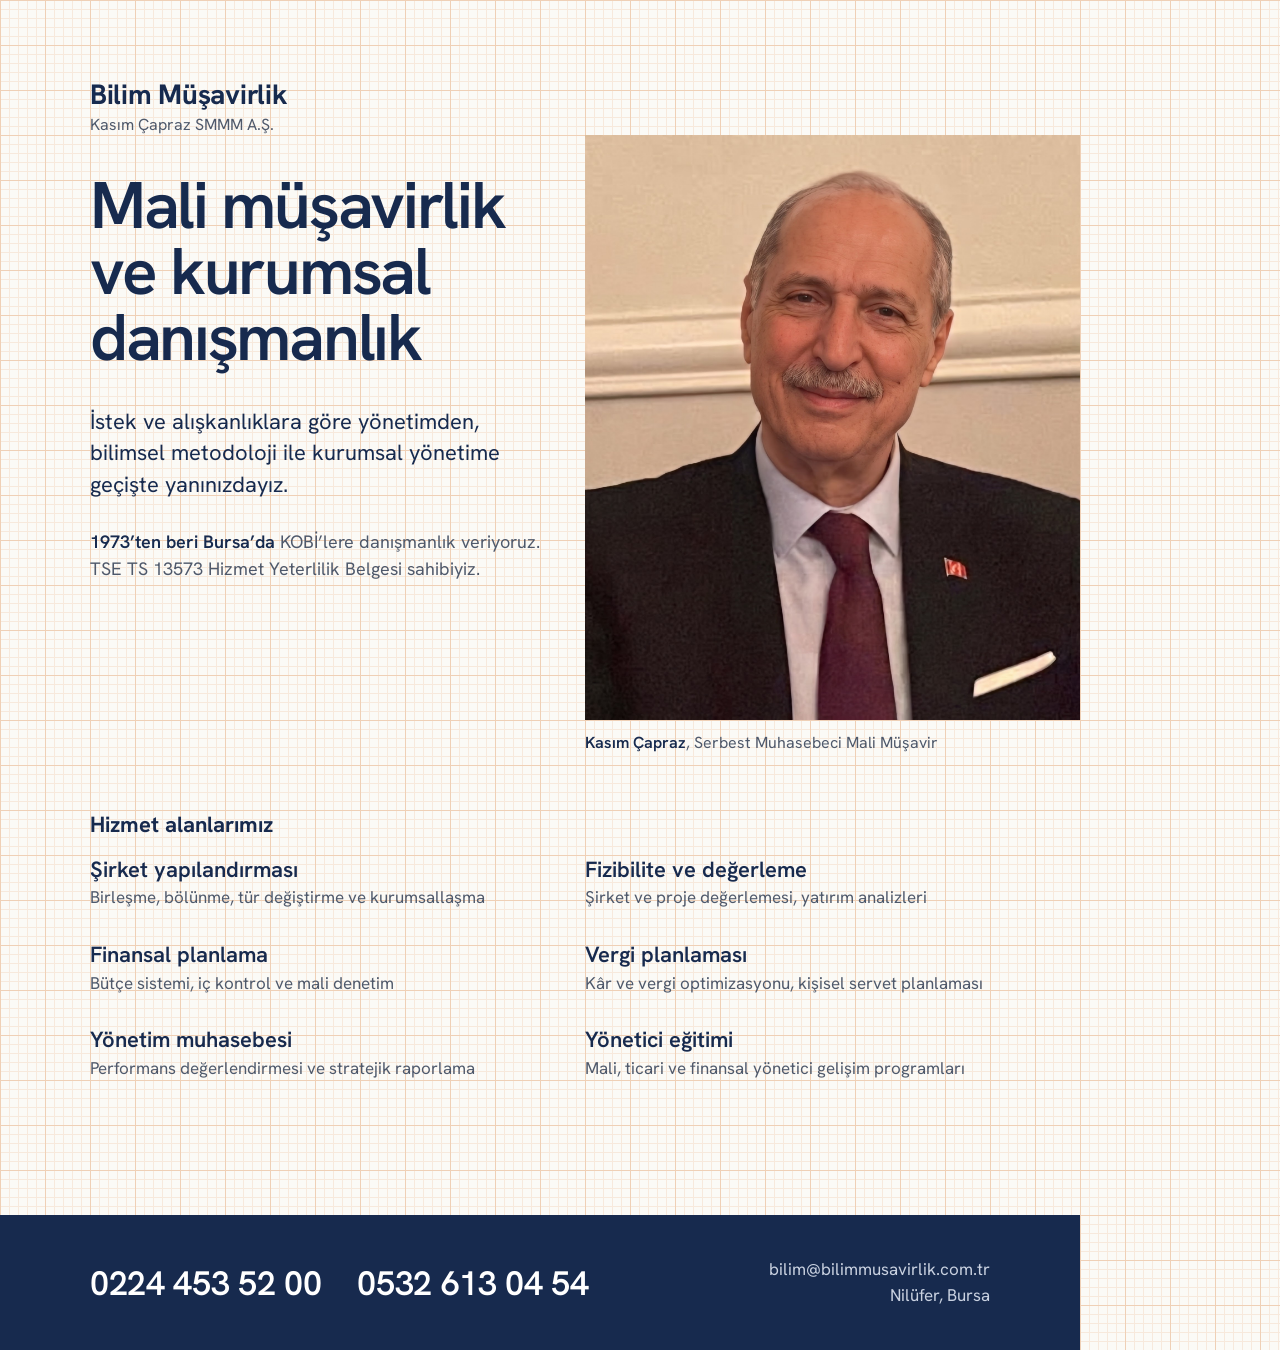
<file: brosur/brosur-v2.html>
<!doctype html>
<html lang="tr">
<head>
<meta charset="utf-8">
<title>Bilim Müşavirlik Broşür</title>
<link href="https://fonts.googleapis.com/css2?family=Hanken+Grotesk:wght@400;500;600;700&display=swap" rel="stylesheet">
<style>
  :root {
    --paper: #FBFAF6;
    --grid-minor: #F7E9DC;
    --grid-major: #EFD0B6;
    --ink: #172A4E;
    --pencil: #4F596B;
  }
  * { box-sizing: border-box; margin: 0; padding: 0; }
  body {
    width: 1080px; height: 1350px; overflow: hidden; position: relative;
    font-family: "Hanken Grotesk", sans-serif; color: var(--ink);
    -webkit-font-smoothing: antialiased;
    background-color: var(--paper);
    /* milimetrik kâğıt: 9px ince, 45px kalın çizgi */
    background-image:
      linear-gradient(to right, var(--grid-major) 1px, transparent 1px),
      linear-gradient(to bottom, var(--grid-major) 1px, transparent 1px),
      linear-gradient(to right, var(--grid-minor) 1px, transparent 1px),
      linear-gradient(to bottom, var(--grid-minor) 1px, transparent 1px);
    background-size: 45px 45px, 45px 45px, 9px 9px, 9px 9px;
  }
  .abs { position: absolute; }

  .brand { left: 90px; top: 76px; }
  .brand b { display: block; font-size: 28px; font-weight: 700; letter-spacing: -0.01em; }
  .brand span { display: block; font-size: 16px; color: var(--pencil); margin-top: 2px; }

  .lead { left: 90px; top: 172px; width: 460px; display: flex; flex-direction: column; }
  h1 { font-size: 66px; line-height: 1.0; font-weight: 600; letter-spacing: -0.035em; }
  .intro { margin-top: 36px; font-size: 22px; line-height: 1.43; }
  .about { margin-top: 28px; font-size: 18px; line-height: 1.5; color: var(--pencil); }
  .about b { color: var(--ink); font-weight: 600; }

  .photo { left: 585px; top: 135px; width: 495px; height: 585px; object-fit: cover; object-position: 50% 16%; }
  .caption { left: 585px; top: 732px; font-size: 16px; color: var(--pencil); }
  .caption b { color: var(--ink); font-weight: 600; }

  .services { left: 90px; top: 810px; width: 900px; }
  .services h2 { font-size: 22px; font-weight: 700; margin-bottom: 18px; }
  .list { display: grid; grid-template-columns: 405px 405px; column-gap: 90px; row-gap: 32px; }
  .list h3 { font-size: 22px; font-weight: 600; line-height: 1.2; }
  .list p { font-size: 17px; line-height: 1.4; color: var(--pencil); margin-top: 3px; }


  .contact {
    left: 0; right: 0; top: 1215px; height: 135px; background: var(--ink); color: #fff;
    display: flex; align-items: center; justify-content: space-between; padding: 0 90px;
  }
  .contact .tel { font-size: 34px; font-weight: 600; letter-spacing: -0.01em; }
  .contact .tel span { margin-right: 36px; }
  .contact .meta { font-size: 17px; line-height: 1.5; text-align: right; color: #C9D1E0; }
</style>
</head>
<body>
  <div class="abs brand"><b>Bilim Müşavirlik</b><span>Kasım Çapraz SMMM A.Ş.</span></div>

  <div class="abs lead">
    <h1>Mali müşavirlik<br>ve kurumsal<br>danışmanlık</h1>
    <p class="intro">İstek ve alışkanlıklara göre yönetimden, bilimsel metodoloji ile kurumsal yönetime geçişte yanınızdayız.</p>
    <p class="about"><b>1973’ten beri Bursa’da</b> KOBİ’lere danışmanlık veriyoruz. TSE TS 13573 Hizmet Yeterlilik Belgesi sahibiyiz.</p>
  </div>

  <img class="abs photo" src="kasim-capraz.jpg" alt="Kasım Çapraz">
  <p class="abs caption"><b>Kasım Çapraz</b>, Serbest Muhasebeci Mali Müşavir</p>

  <section class="abs services">
    <h2>Hizmet alanlarımız</h2>
    <div class="list">
      <div><h3>Şirket yapılandırması</h3><p>Birleşme, bölünme, tür değiştirme ve kurumsallaşma</p></div>
      <div><h3>Fizibilite ve değerleme</h3><p>Şirket ve proje değerlemesi, yatırım analizleri</p></div>
      <div><h3>Finansal planlama</h3><p>Bütçe sistemi, iç kontrol ve mali denetim</p></div>
      <div><h3>Vergi planlaması</h3><p>Kâr ve vergi optimizasyonu, kişisel servet planlaması</p></div>
      <div><h3>Yönetim muhasebesi</h3><p>Performans değerlendirmesi ve stratejik raporlama</p></div>
      <div><h3>Yönetici eğitimi</h3><p>Mali, ticari ve finansal yönetici gelişim programları</p></div>
    </div>
  </section>


  <div class="abs contact">
    <div class="tel"><span>0224 453 52 00</span><span>0532 613 04 54</span></div>
    <div class="meta">bilim@bilimmusavirlik.com.tr<br>Nilüfer, Bursa</div>
  </div>
</body>
</html>
</file>
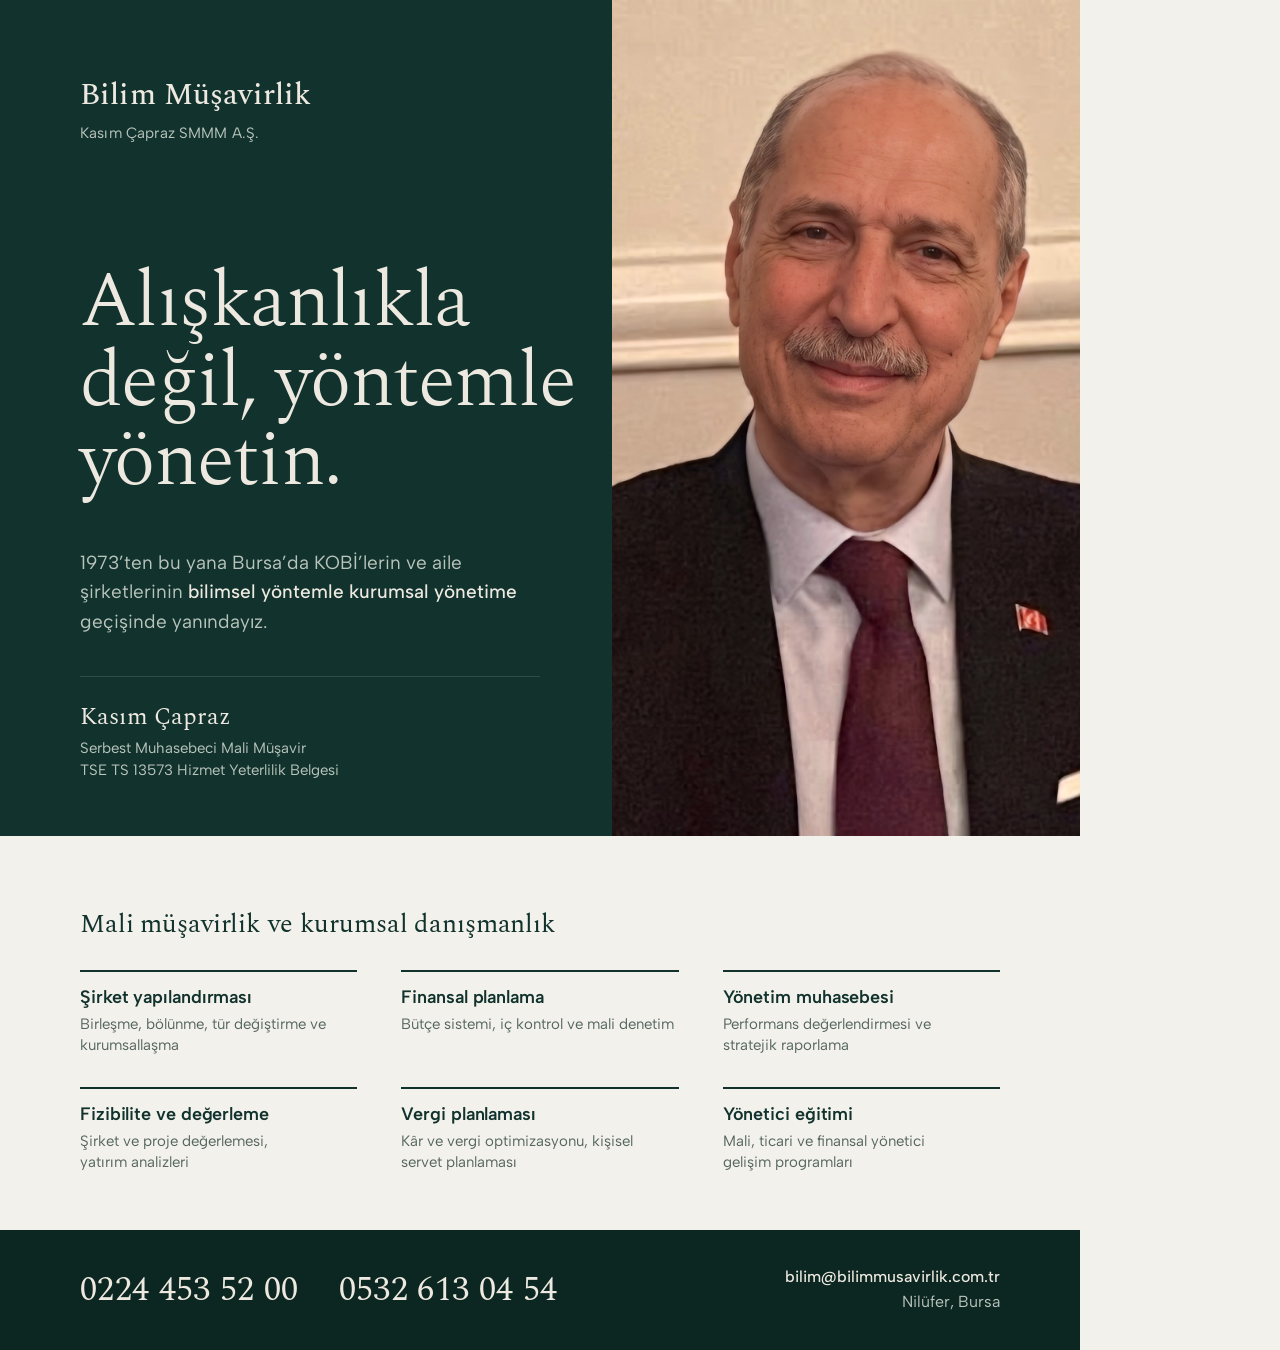
<file: brosur/brosur-v3.html>
<!doctype html>
<html lang="tr">
<head>
<meta charset="utf-8">
<title>Bilim Müşavirlik Broşür</title>
<link href="https://fonts.googleapis.com/css2?family=Spectral:ital,wght@0,300;0,400;0,500;1,300&family=Albert+Sans:wght@400;500;600&display=swap" rel="stylesheet">
<style>
  /* Bursa yeşili (Yeşil Cami çinisi), kireç beyazı, kravattaki bordo */
  :root {
    --green: #12332D;
    --green-deep: #0C2621;
    --green-line: #2C4E46;
    --lime: #EDE9E0;
    --lime-soft: #B9C4BC;
    --stone: #F3F1EC;
    --ink: #12332D;
    --ink-soft: #55665F;
  }
  * { box-sizing: border-box; margin: 0; padding: 0; }
  body {
    width: 1080px; height: 1350px; overflow: hidden; position: relative;
    font-family: "Albert Sans", sans-serif; color: var(--lime);
    background: var(--stone);
    -webkit-font-smoothing: antialiased;
    font-feature-settings: "kern", "liga";
  }
  .abs { position: absolute; }

  /* üst alan */
  .field { left: 0; top: 0; width: 1080px; height: 836px; background: var(--green); }

  .photo {
    left: 612px; top: 0; width: 468px; height: 836px;
    object-fit: cover; object-position: 47% 30%;
    filter: saturate(.9) contrast(1.04);
  }

  .brand { left: 80px; top: 72px; }
  .brand b {
    display: block; font-family: "Spectral", serif; font-weight: 500;
    font-size: 30px; letter-spacing: .005em; color: var(--lime);
  }
  .brand span { display: block; font-size: 15px; color: var(--lime-soft); margin-top: 6px; letter-spacing: .01em; }

  h1 {
    left: 80px; top: 262px; width: 500px;
    font-family: "Spectral", serif; font-weight: 300;
    font-size: 78px; line-height: 1.02; letter-spacing: -.022em;
    color: var(--lime);
  }
  .intro {
    left: 80px; top: 548px; width: 440px;
    font-size: 19px; line-height: 1.55; color: var(--lime-soft);
  }
  .intro b { color: var(--lime); font-weight: 500; }

  .sign { left: 80px; top: 676px; width: 460px; border-top: 1px solid var(--green-line); padding-top: 22px; }
  .sign b { display: block; font-family: "Spectral", serif; font-weight: 400; font-size: 24px; color: var(--lime); }
  .sign span { display: block; font-size: 15px; color: var(--lime-soft); margin-top: 4px; }

  /* hizmetler */
  .services { left: 80px; top: 904px; width: 920px; color: var(--ink); }
  .services h2 {
    font-family: "Spectral", serif; font-weight: 400; font-size: 26px;
    letter-spacing: -.005em; margin-bottom: 26px;
  }
  .grid { display: grid; grid-template-columns: repeat(3, 1fr); column-gap: 44px; row-gap: 30px; }
  .grid div { border-top: 2px solid var(--ink); padding-top: 14px; }
  .grid h3 { font-size: 18px; font-weight: 600; line-height: 1.25; letter-spacing: -.005em; }
  .grid p { text-wrap: pretty; font-size: 15px; line-height: 1.45; color: var(--ink-soft); margin-top: 5px; }

  /* iletişim */
  .contact {
    left: 0; top: 1230px; width: 1080px; height: 120px; background: var(--green-deep);
    display: flex; align-items: center; justify-content: space-between; padding: 0 80px;
  }
  .tel { font-family: "Spectral", serif; font-weight: 400; font-size: 34px; letter-spacing: .01em; color: var(--lime); }
  .tel span + span { margin-left: 40px; }
  .meta { text-align: right; font-size: 16px; line-height: 1.55; color: var(--lime-soft); }
  .meta b { color: var(--lime); font-weight: 500; }
</style>
</head>
<body>
  <div class="abs field"></div>
  <img class="abs photo" src="kasim-capraz.jpg" alt="Kasım Çapraz">

  <div class="abs brand"><b>Bilim Müşavirlik</b><span>Kasım Çapraz SMMM A.Ş.</span></div>

  <h1 class="abs">Alışkanlıkla değil, yöntemle yönetin.</h1>

  <p class="abs intro">1973’ten bu yana Bursa’da KOBİ’lerin ve aile şirketlerinin <b>bilimsel yöntemle kurumsal yönetime</b> geçişinde yanındayız.</p>

  <div class="abs sign">
    <b>Kasım Çapraz</b>
    <span>Serbest Muhasebeci Mali Müşavir</span>
    <span>TSE TS 13573 Hizmet Yeterlilik Belgesi</span>
  </div>

  <section class="abs services">
    <h2>Mali müşavirlik ve kurumsal danışmanlık</h2>
    <div class="grid">
      <div><h3>Şirket yapılandırması</h3><p>Birleşme, bölünme, tür değiştirme ve kurumsallaşma</p></div>
      <div><h3>Finansal planlama</h3><p>Bütçe sistemi, iç kontrol ve mali denetim</p></div>
      <div><h3>Yönetim muhasebesi</h3><p>Performans değerlendirmesi ve stratejik raporlama</p></div>
      <div><h3>Fizibilite ve değerleme</h3><p>Şirket ve proje değerlemesi, yatırım analizleri</p></div>
      <div><h3>Vergi planlaması</h3><p>Kâr ve vergi optimizasyonu, kişisel servet planlaması</p></div>
      <div><h3>Yönetici eğitimi</h3><p>Mali, ticari ve finansal yönetici gelişim programları</p></div>
    </div>
  </section>

  <div class="abs contact">
    <div class="tel"><span>0224 453 52 00</span><span>0532 613 04 54</span></div>
    <div class="meta"><b>bilim@bilimmusavirlik.com.tr</b><br>Nilüfer, Bursa</div>
  </div>
</body>
</html>
</file>
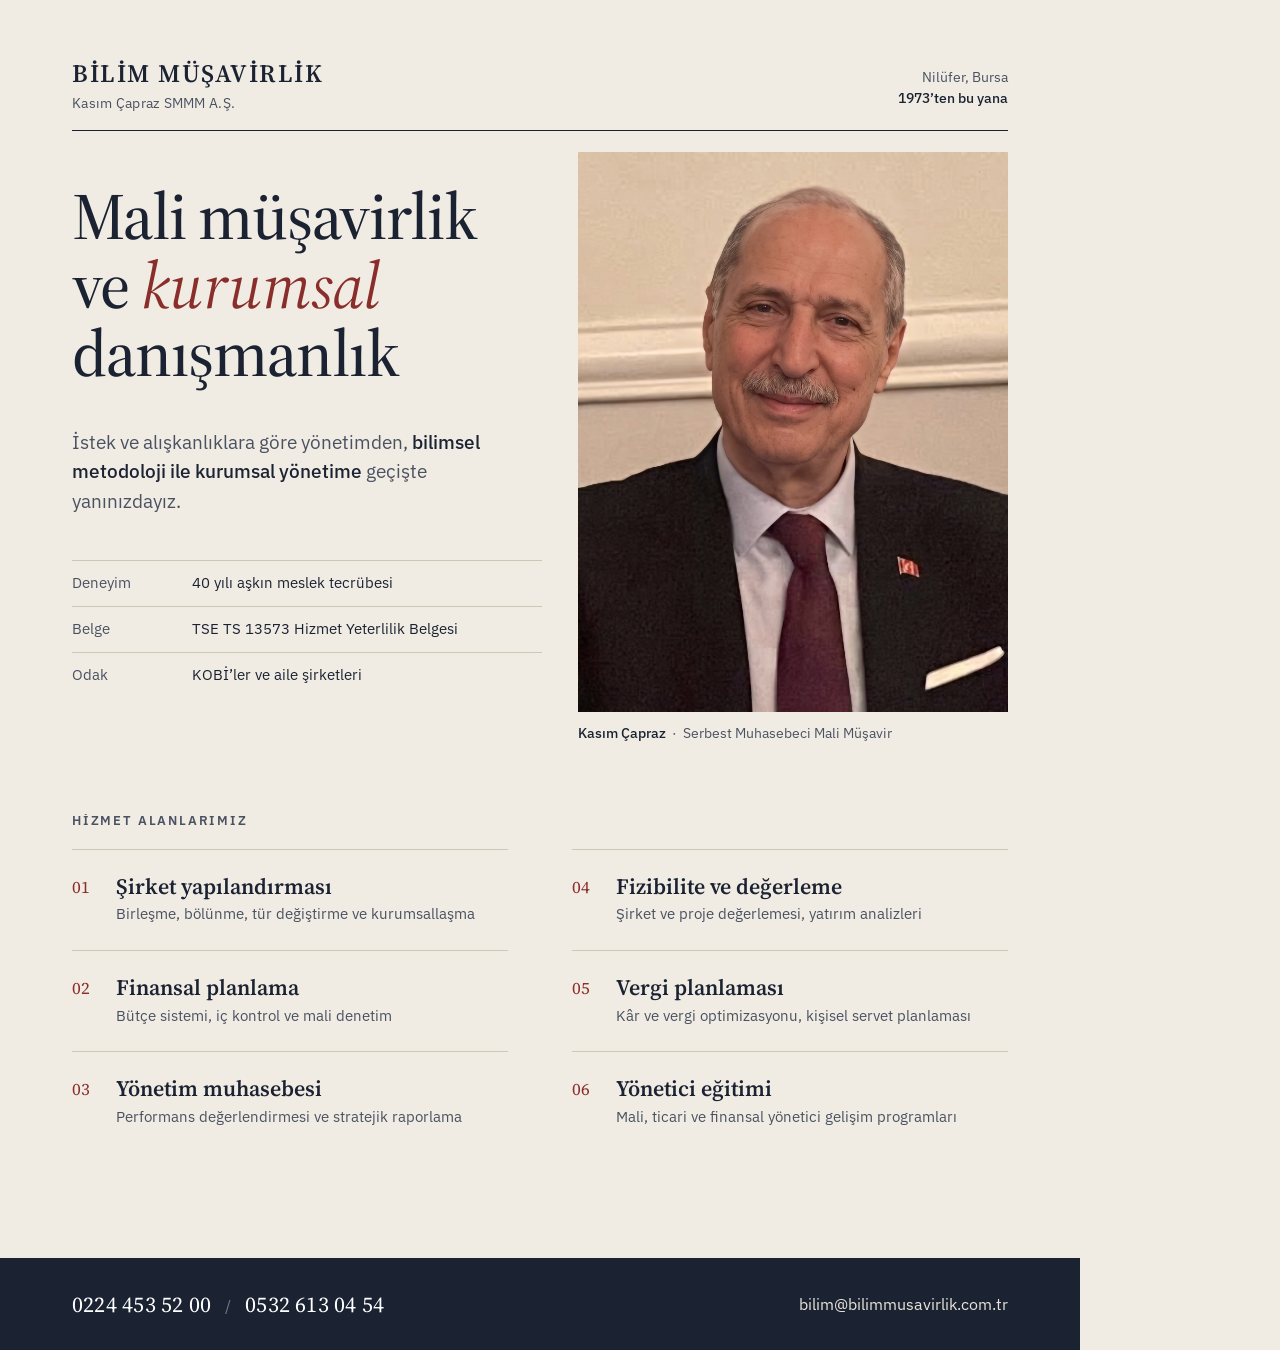
<file: brosur/brosur.html>
<!doctype html>
<html lang="tr">
<head>
<meta charset="utf-8">
<title>Bilim Müşavirlik Broşür</title>
<link rel="preconnect" href="https://fonts.googleapis.com">
<link href="https://fonts.googleapis.com/css2?family=Source+Serif+4:ital,opsz,wght@0,8..60,400;0,8..60,500;0,8..60,600;1,8..60,400;1,8..60,500&family=IBM+Plex+Sans:wght@400;500;600&display=swap" rel="stylesheet">
<style>
  :root {
    --paper: #F1ECE3;
    --ink: #1B2333;
    --ink-soft: #4A5262;
    --rule: #CFC6B6;
    --accent: #8A2E2B;
  }
  * { box-sizing: border-box; margin: 0; padding: 0; }
  html, body { background: var(--paper); }
  body {
    width: 1080px; height: 1350px; overflow: hidden;
    font-family: "IBM Plex Sans", sans-serif;
    color: var(--ink);
    -webkit-font-smoothing: antialiased;
    position: relative;
  }
  .serif { font-family: "Source Serif 4", Georgia, serif; }

  /* üst şerit */
  header {
    position: absolute; top: 56px; left: 72px; right: 72px;
    display: flex; justify-content: space-between; align-items: baseline;
    padding-bottom: 18px; border-bottom: 1px solid var(--ink);
  }
  .brand { font-family: "Source Serif 4", serif; font-weight: 600; font-size: 25px; letter-spacing: .06em; }
  .brand small { display: block; font-family: "IBM Plex Sans"; font-weight: 400; font-size: 14px; letter-spacing: .02em; color: var(--ink-soft); margin-top: 4px; }
  .since { font-size: 14px; color: var(--ink-soft); text-align: right; line-height: 1.5; }
  .since b { color: var(--ink); font-weight: 500; }

  /* fotoğraf */
  .photo {
    position: absolute; top: 152px; right: 72px;
    width: 430px; height: 560px; overflow: hidden;
  }
  .photo img {
    width: 100%; height: 100%; object-fit: cover; object-position: 52% 18%;
    filter: saturate(.82) contrast(1.03);
  }
  .caption {
    position: absolute; top: 724px; right: 72px; width: 430px;
    font-size: 14px; color: var(--ink-soft);
  }
  .caption b { color: var(--ink); font-weight: 500; }

  /* başlık */
  .lead { position: absolute; top: 182px; left: 72px; width: 470px; }
  h1 {
    font-family: "Source Serif 4", serif; font-weight: 500;
    font-size: 66px; line-height: 1.04; letter-spacing: -.015em;
  }
  h1 em { font-style: italic; font-weight: 400; color: var(--accent); }
  .intro {
    margin-top: 40px; font-size: 19px; line-height: 1.55; color: var(--ink-soft);
    max-width: 420px;
  }
  .intro strong { color: var(--ink); font-weight: 500; }
  .facts { margin-top: 44px; display: grid; gap: 14px; font-size: 15px; }
  .facts div { display: grid; grid-template-columns: 120px 1fr; border-top: 1px solid var(--rule); padding-top: 12px; }
  .facts span:first-child { color: var(--ink-soft); }

  /* hizmetler */
  .services { position: absolute; top: 812px; left: 72px; right: 72px; }
  .services h2 {
    font-size: 13px; font-weight: 600; letter-spacing: .14em; text-transform: uppercase;
    color: var(--ink-soft); margin-bottom: 20px;
  }
  .grid { display: grid; grid-template-columns: 1fr 1fr; column-gap: 64px; }
  .item {
    display: grid; grid-template-columns: 44px 1fr; padding: 23px 0 25px;
    border-top: 1px solid var(--rule);
  }
  .item .n { font-family: "Source Serif 4", serif; font-size: 17px; color: var(--accent); padding-top: 2px; }
  .item h3 { font-family: "Source Serif 4", serif; font-weight: 600; font-size: 22px; line-height: 1.2; }
  .item p { font-size: 15px; line-height: 1.45; color: var(--ink-soft); margin-top: 4px; }

  /* alt bilgi */
  footer {
    position: absolute; left: 0; right: 0; bottom: 0; height: 92px;
    background: var(--ink); color: #E9E4DA;
    display: flex; align-items: center; justify-content: space-between;
    padding: 0 72px; font-size: 16px;
  }
  footer .tel { font-family: "Source Serif 4", serif; font-size: 22px; letter-spacing: .01em; color: #fff; }
  footer .sep { color: #6F7686; margin: 0 14px; }
</style>
</head>
<body>

<header>
  <div class="brand">BİLİM MÜŞAVİRLİK<small>Kasım Çapraz SMMM A.Ş.</small></div>
  <div class="since">Nilüfer, Bursa<br><b>1973’ten bu yana</b></div>
</header>

<section class="lead">
  <h1>Mali müşavirlik ve <em>kurumsal</em> danışmanlık</h1>
  <p class="intro">İstek ve alışkanlıklara göre yönetimden, <strong>bilimsel metodoloji ile kurumsal yönetime</strong> geçişte yanınızdayız.</p>
  <div class="facts">
    <div><span>Deneyim</span><span>40 yılı aşkın meslek tecrübesi</span></div>
    <div><span>Belge</span><span>TSE TS 13573 Hizmet Yeterlilik Belgesi</span></div>
    <div><span>Odak</span><span>KOBİ’ler ve aile şirketleri</span></div>
  </div>
</section>

<figure class="photo"><img src="kasim-capraz.jpg" alt="Kasım Çapraz"></figure>
<p class="caption"><b>Kasım Çapraz</b> &nbsp;·&nbsp; Serbest Muhasebeci Mali Müşavir</p>

<section class="services">
  <h2>Hizmet alanlarımız</h2>
  <div class="grid">
    <div class="item"><span class="n">01</span><div><h3>Şirket yapılandırması</h3><p>Birleşme, bölünme, tür değiştirme ve kurumsallaşma</p></div></div>
    <div class="item"><span class="n">04</span><div><h3>Fizibilite ve değerleme</h3><p>Şirket ve proje değerlemesi, yatırım analizleri</p></div></div>
    <div class="item"><span class="n">02</span><div><h3>Finansal planlama</h3><p>Bütçe sistemi, iç kontrol ve mali denetim</p></div></div>
    <div class="item"><span class="n">05</span><div><h3>Vergi planlaması</h3><p>Kâr ve vergi optimizasyonu, kişisel servet planlaması</p></div></div>
    <div class="item"><span class="n">03</span><div><h3>Yönetim muhasebesi</h3><p>Performans değerlendirmesi ve stratejik raporlama</p></div></div>
    <div class="item"><span class="n">06</span><div><h3>Yönetici eğitimi</h3><p>Mali, ticari ve finansal yönetici gelişim programları</p></div></div>
  </div>
</section>

<footer>
  <div><span class="tel">0224 453 52 00</span><span class="sep">/</span><span class="tel">0532 613 04 54</span></div>
  <div>bilim@bilimmusavirlik.com.tr</div>
</footer>

</body>
</html>
</file>
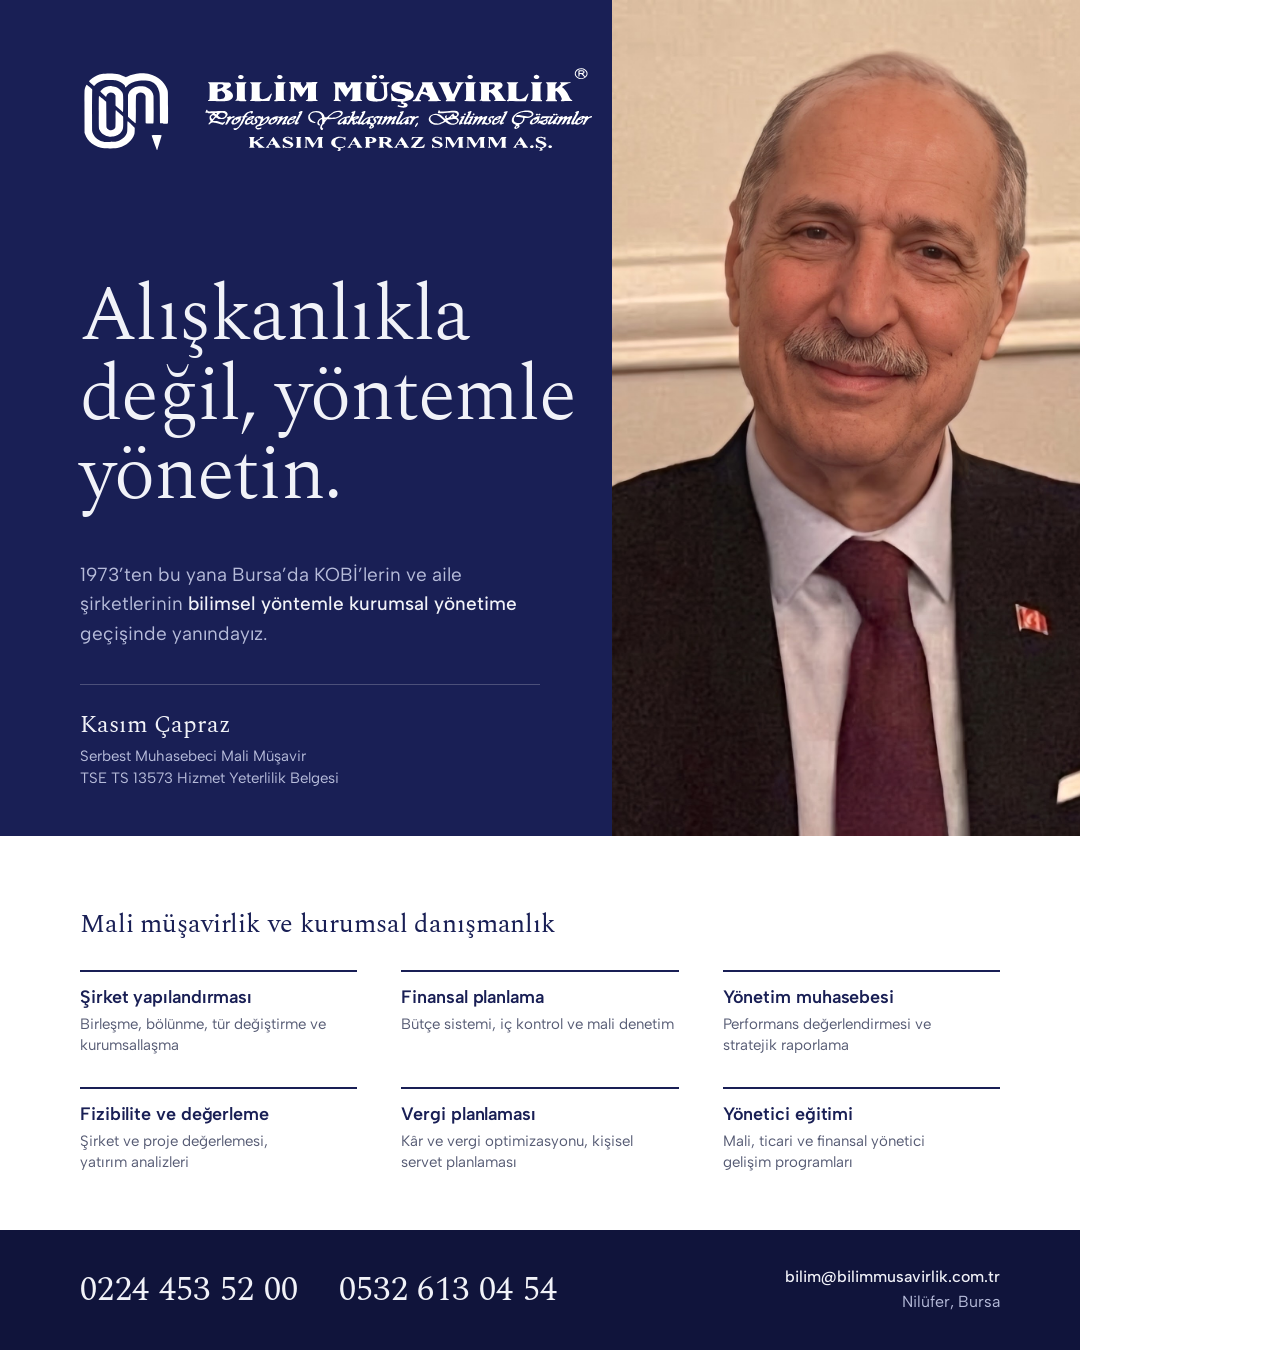
<file: brosur/set/brosur.html>
<!doctype html>
<html lang="tr">
<head>
<meta charset="utf-8">
<title>Bilim Müşavirlik Broşür</title>
<link rel="stylesheet" href="set.css">
<style>
  body { width: 1080px; height: 1350px; background: var(--paper); }

  .field { left: 0; top: 0; width: 1080px; height: 836px; background: var(--navy); }
  .photo { left: 612px; top: 0; width: 468px; height: 836px; object-position: 47% 30%; }

  .logo { left: 80px; top: 64px; width: 516px; }

  h1 { left: 80px; top: 276px; width: 500px; font-size: 78px; color: var(--on); }
  .intro { left: 80px; top: 560px; width: 440px; font-size: 19px; line-height: 1.55; color: var(--on-soft); }
  .intro b { color: var(--on); font-weight: 500; }

  .sign { left: 80px; top: 684px; width: 460px; border-top: 1px solid var(--rule-on); padding-top: 22px; }
  .sign b { display: block; font-family: "Spectral", serif; font-weight: 400; font-size: 24px; color: var(--on); }
  .sign span { display: block; font-size: 15px; color: var(--on-soft); margin-top: 4px; }

  .services { left: 80px; top: 904px; width: 920px; color: var(--ink); }
  .services h2 { font-family: "Spectral", serif; font-weight: 400; font-size: 26px; letter-spacing: -.005em; margin-bottom: 26px; }
  .grid { display: grid; grid-template-columns: repeat(3, 1fr); column-gap: 44px; row-gap: 30px; }
  .grid div { border-top: 2px solid var(--ink); padding-top: 14px; }
  .grid h3 { font-size: 18px; font-weight: 600; line-height: 1.25; letter-spacing: -.005em; }
  .grid p { font-size: 15px; line-height: 1.45; color: var(--ink-soft); margin-top: 5px; }

  .contact {
    left: 0; top: 1230px; width: 1080px; height: 120px; background: var(--navy-deep);
    display: flex; align-items: center; justify-content: space-between; padding: 0 80px;
  }
  .tel { font-family: "Spectral", serif; font-size: 34px; letter-spacing: .01em; color: var(--on); }
  .tel span + span { margin-left: 40px; }
  .meta { text-align: right; font-size: 16px; line-height: 1.55; color: var(--on-soft); }
  .meta b { color: var(--on); font-weight: 500; }
</style>
</head>
<body>
  <div class="abs field"></div>
  <img class="abs photo" src="../kasim-capraz.jpg" alt="Kasım Çapraz">
  <img class="abs logo" src="../logo/bilim-logo-beyaz.svg" alt="Bilim Müşavirlik, Kasım Çapraz SMMM A.Ş.">

  <h1 class="abs display">Alışkanlıkla değil, yöntemle yönetin.</h1>
  <p class="abs intro">1973’ten bu yana Bursa’da KOBİ’lerin ve aile şirketlerinin <b>bilimsel yöntemle kurumsal yönetime</b> geçişinde yanındayız.</p>

  <div class="abs sign">
    <b>Kasım Çapraz</b>
    <span>Serbest Muhasebeci Mali Müşavir</span>
    <span>TSE TS 13573 Hizmet Yeterlilik Belgesi</span>
  </div>

  <section class="abs services">
    <h2>Mali müşavirlik ve kurumsal danışmanlık</h2>
    <div class="grid">
      <div><h3>Şirket yapılandırması</h3><p>Birleşme, bölünme, tür değiştirme ve kurumsallaşma</p></div>
      <div><h3>Finansal planlama</h3><p>Bütçe sistemi, iç kontrol ve mali denetim</p></div>
      <div><h3>Yönetim muhasebesi</h3><p>Performans değerlendirmesi ve stratejik raporlama</p></div>
      <div><h3>Fizibilite ve değerleme</h3><p>Şirket ve proje değerlemesi, yatırım analizleri</p></div>
      <div><h3>Vergi planlaması</h3><p>Kâr ve vergi optimizasyonu, kişisel servet planlaması</p></div>
      <div><h3>Yönetici eğitimi</h3><p>Mali, ticari ve finansal yönetici gelişim programları</p></div>
    </div>
  </section>

  <div class="abs contact">
    <div class="tel"><span>0224 453 52 00</span><span>0532 613 04 54</span></div>
    <div class="meta"><b>bilim@bilimmusavirlik.com.tr</b><br>Nilüfer, Bursa</div>
  </div>
</body>
</html>
</file>
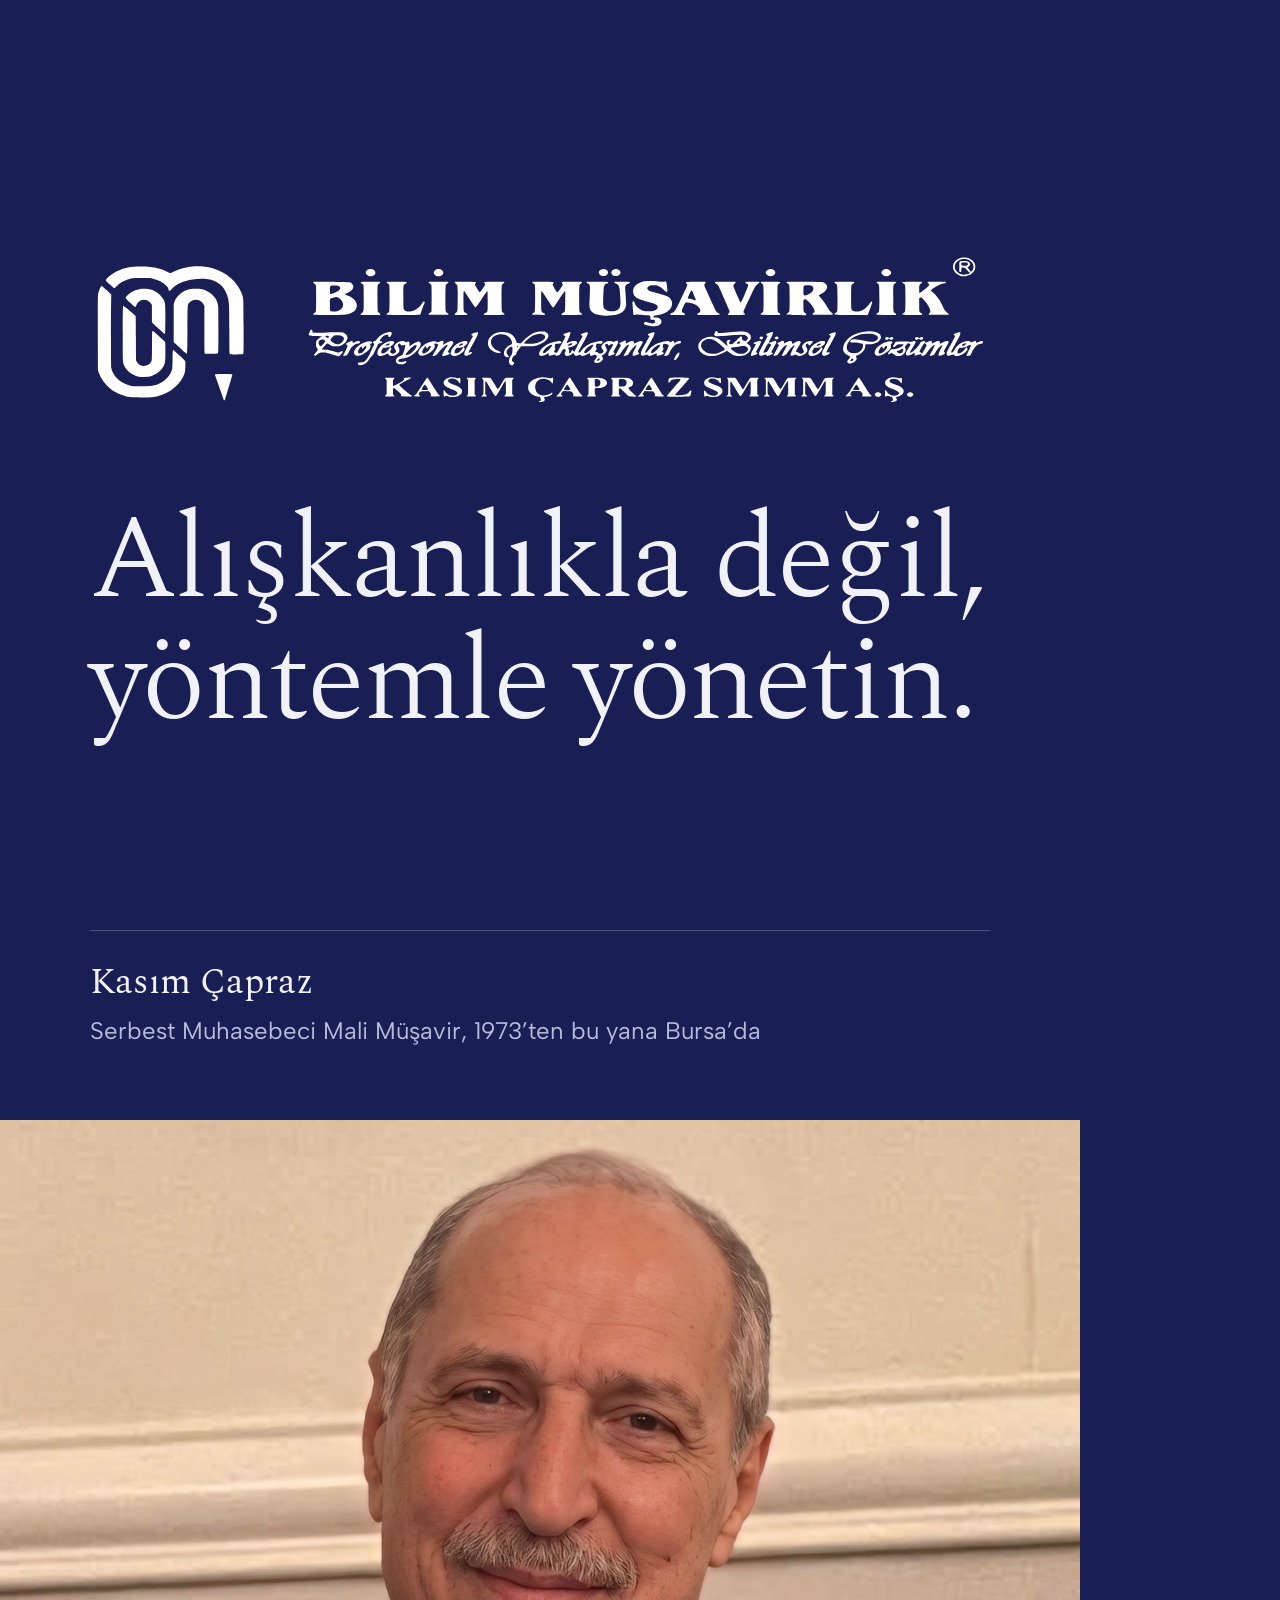
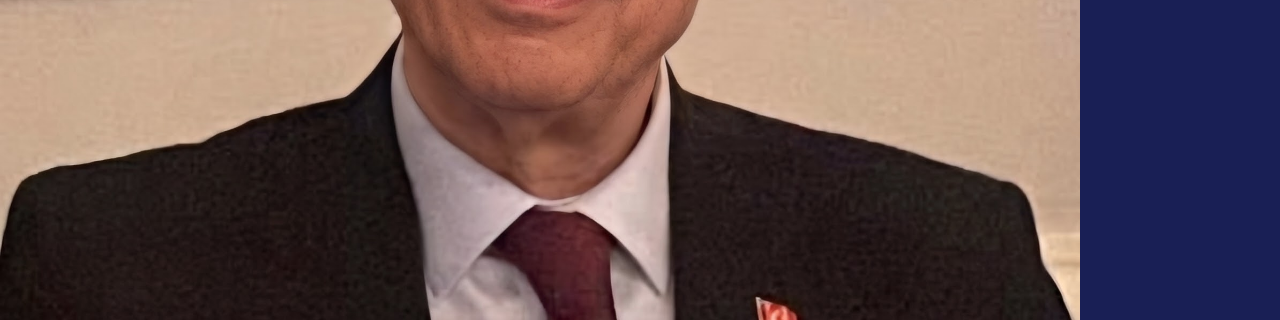
<file: brosur/set/hikaye-1.html>
<!doctype html>
<html lang="tr">
<head>
<meta charset="utf-8">
<title>Bilim Müşavirlik Hikâye 1</title>
<link rel="stylesheet" href="set.css">
<style>
  /* Hikâye güvenli alanı: üstte ve altta ~250px arayüz payı */
  body { width: 1080px; height: 1920px; background: var(--navy); }
  .logo { left: 90px; top: 250px; width: 900px; }
  h1 { left: 90px; top: 500px; width: 900px; font-size: 120px; line-height: .98; color: var(--on); }
  .sign { left: 90px; top: 930px; width: 900px; border-top: 1px solid var(--rule-on); padding-top: 24px; }
  .sign b { display: block; font-family: "Spectral", serif; font-weight: 400; font-size: 36px; color: var(--on); }
  .sign span { display: block; font-size: 24px; color: var(--on-soft); margin-top: 6px; }
  .photo { left: 0; top: 1120px; width: 1080px; height: 800px; object-position: 50% 12%; }
</style>
</head>
<body>
  <img class="abs logo" src="../logo/bilim-logo-beyaz.svg" alt="Bilim Müşavirlik, Kasım Çapraz SMMM A.Ş.">
  <h1 class="abs display">Alışkanlıkla değil, yöntemle yönetin.</h1>
  <div class="abs sign">
    <b>Kasım Çapraz</b>
    <span>Serbest Muhasebeci Mali Müşavir, 1973’ten bu yana Bursa’da</span>
  </div>
  <img class="abs photo" src="../kasim-capraz.jpg" alt="Kasım Çapraz">
</body>
</html>
</file>
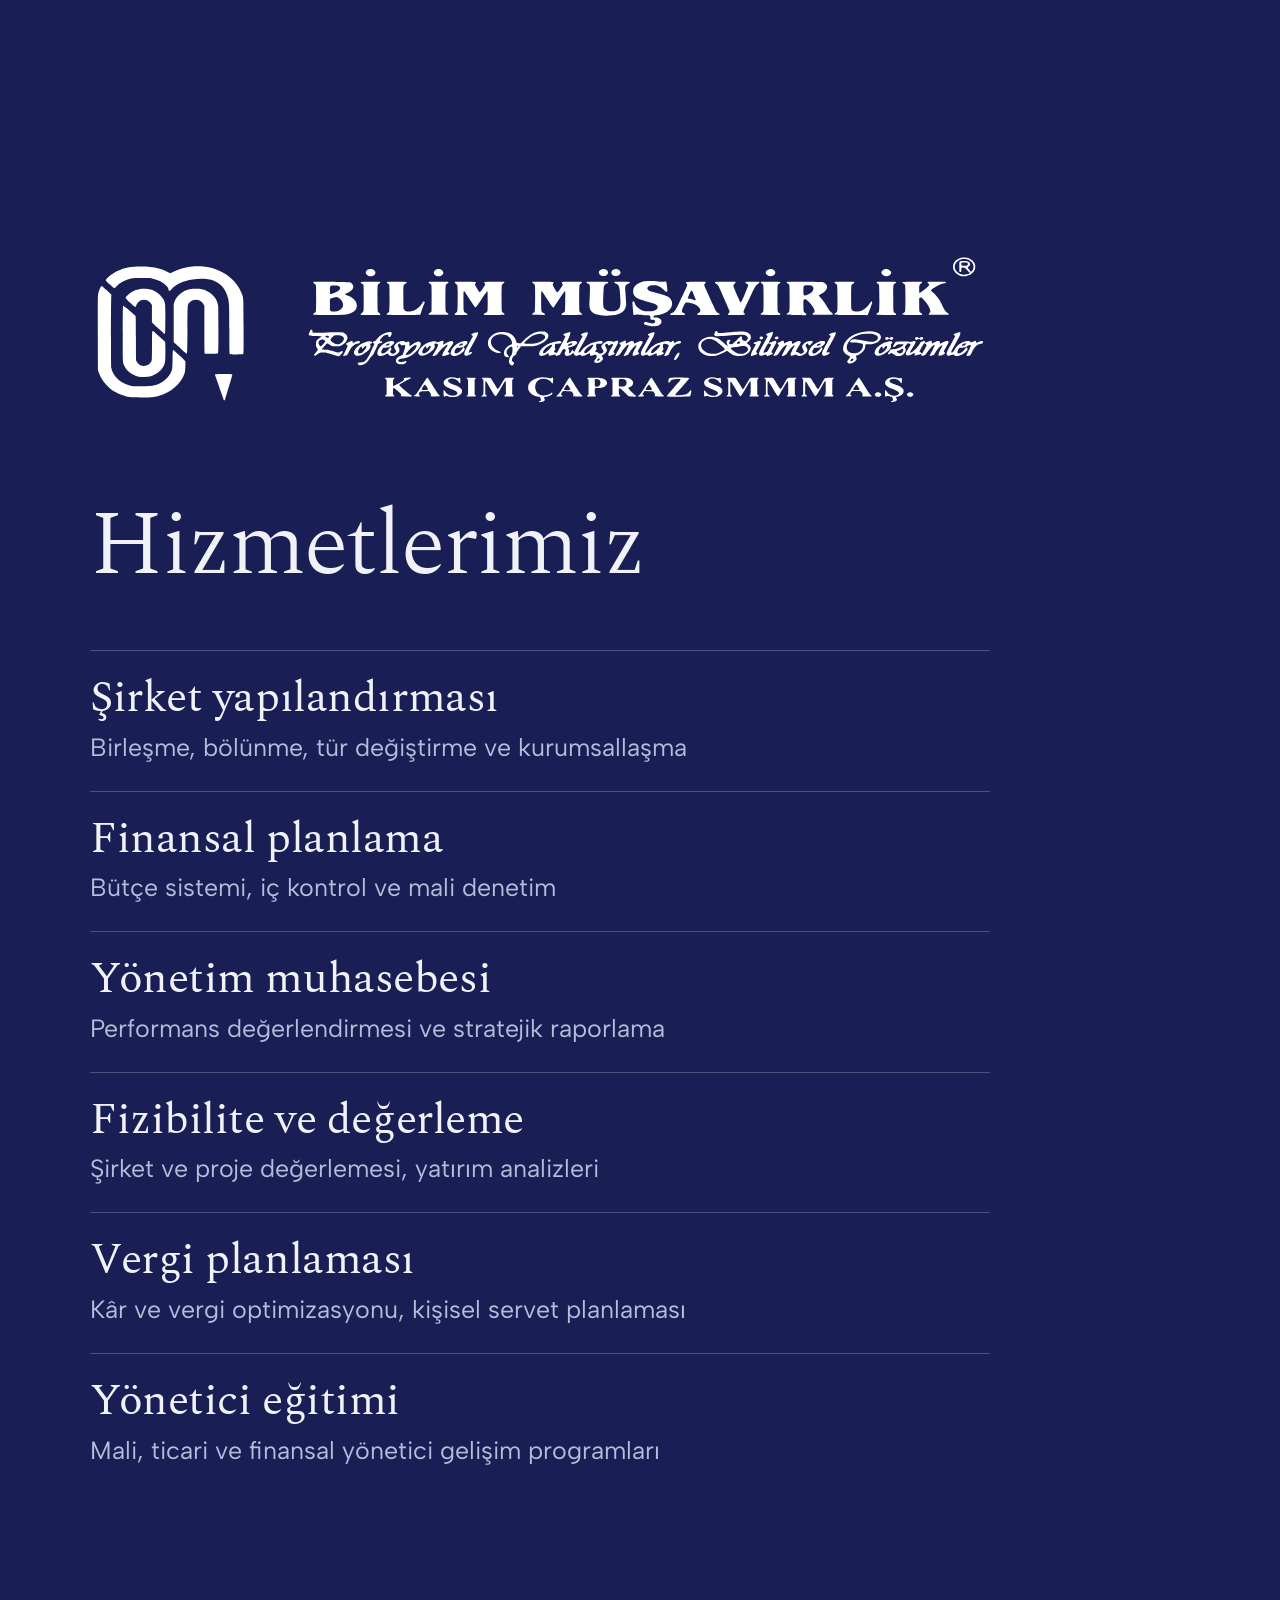
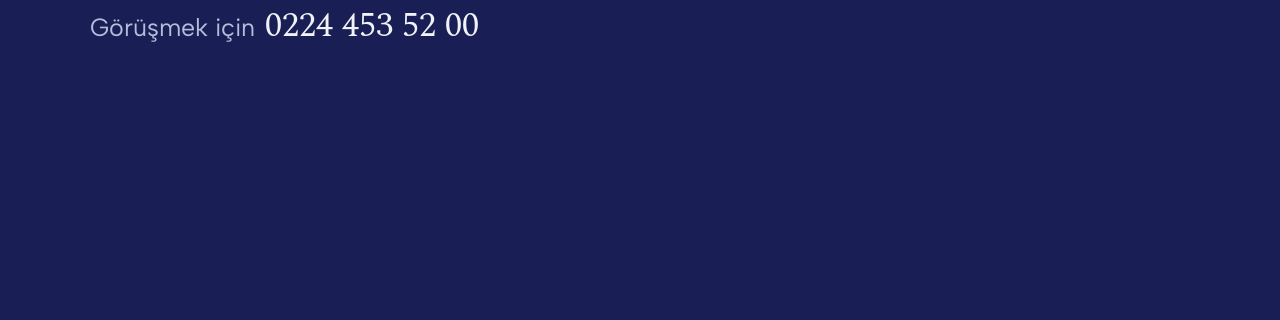
<file: brosur/set/hikaye-2.html>
<!doctype html>
<html lang="tr">
<head>
<meta charset="utf-8">
<title>Bilim Müşavirlik Hikâye 2</title>
<link rel="stylesheet" href="set.css">
<style>
  body { width: 1080px; height: 1920px; background: var(--navy); }
  .logo { left: 90px; top: 250px; width: 900px; }
  h1 { left: 90px; top: 500px; width: 900px; font-size: 92px; color: var(--on); }
  .list { left: 90px; top: 650px; width: 900px; }
  .list div { border-top: 1px solid var(--rule-on); padding: 22px 0 26px; }
  .list h2 { font-family: "Spectral", serif; font-weight: 400; font-size: 44px; letter-spacing: -.01em; line-height: 1.15; color: var(--on); }
  .list p { font-size: 25px; line-height: 1.4; color: var(--on-soft); margin-top: 6px; }
  .cta { left: 90px; top: 1600px; font-size: 25px; color: var(--on-soft); }
  .cta b { font-family: "Spectral", serif; font-weight: 400; font-size: 34px; color: var(--on); margin-left: 10px; }
</style>
</head>
<body>
  <img class="abs logo" src="../logo/bilim-logo-beyaz.svg" alt="Bilim Müşavirlik, Kasım Çapraz SMMM A.Ş.">
  <h1 class="abs display">Hizmetlerimiz</h1>
  <div class="abs list">
    <div><h2>Şirket yapılandırması</h2><p>Birleşme, bölünme, tür değiştirme ve kurumsallaşma</p></div>
    <div><h2>Finansal planlama</h2><p>Bütçe sistemi, iç kontrol ve mali denetim</p></div>
    <div><h2>Yönetim muhasebesi</h2><p>Performans değerlendirmesi ve stratejik raporlama</p></div>
    <div><h2>Fizibilite ve değerleme</h2><p>Şirket ve proje değerlemesi, yatırım analizleri</p></div>
    <div><h2>Vergi planlaması</h2><p>Kâr ve vergi optimizasyonu, kişisel servet planlaması</p></div>
    <div><h2>Yönetici eğitimi</h2><p>Mali, ticari ve finansal yönetici gelişim programları</p></div>
  </div>
  <p class="abs cta">Görüşmek için<b>0224 453 52 00</b></p>
</body>
</html>
</file>
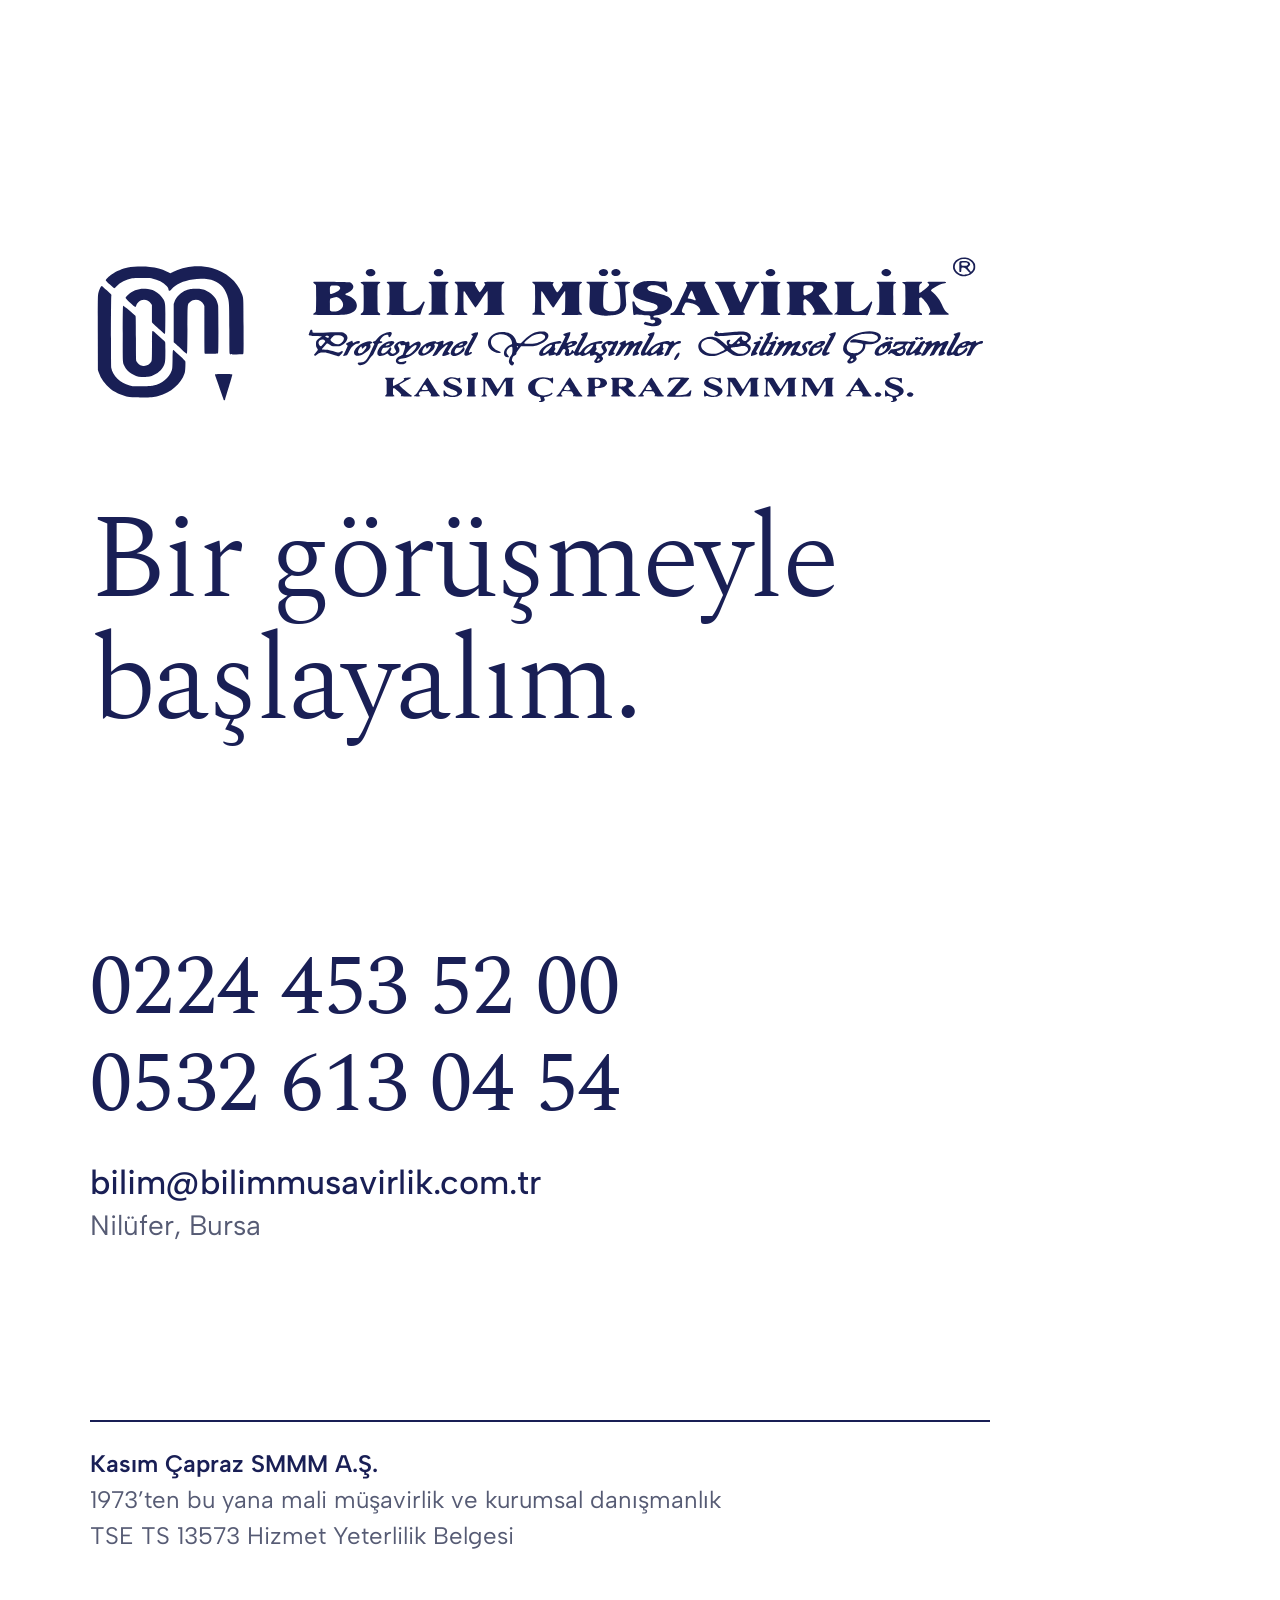
<file: brosur/set/hikaye-3.html>
<!doctype html>
<html lang="tr">
<head>
<meta charset="utf-8">
<title>Bilim Müşavirlik Hikâye 3</title>
<link rel="stylesheet" href="set.css">
<style>
  /* Serinin kapanışı: beyaz zemin, lacivert logo */
  body { width: 1080px; height: 1920px; background: var(--paper); color: var(--ink); }
  .logo { left: 90px; top: 250px; width: 900px; }
  h1 { left: 90px; top: 500px; width: 900px; font-size: 120px; line-height: .98; color: var(--ink); }
  .tels { left: 90px; top: 940px; width: 900px; }
  .tels a { display: block; font-family: "Spectral", serif; font-size: 84px; letter-spacing: .005em; line-height: 1.15; color: var(--ink); text-decoration: none; }
  .tels .mail { font-family: "Albert Sans", sans-serif; font-size: 34px; font-weight: 500; letter-spacing: 0; margin-top: 30px; }
  .tels p { font-size: 28px; color: var(--ink-soft); margin-top: 6px; }
  .foot { left: 90px; top: 1420px; width: 900px; border-top: 2px solid var(--ink); padding-top: 24px; font-size: 24px; line-height: 1.5; color: var(--ink-soft); }
  .foot b { color: var(--ink); font-weight: 600; }
</style>
</head>
<body>
  <img class="abs logo" src="../logo/bilim-logo-lacivert.svg" alt="Bilim Müşavirlik, Kasım Çapraz SMMM A.Ş.">
  <h1 class="abs display">Bir görüşmeyle başlayalım.</h1>
  <div class="abs tels">
    <a>0224 453 52 00</a>
    <a>0532 613 04 54</a>
    <a class="mail">bilim@bilimmusavirlik.com.tr</a>
    <p>Nilüfer, Bursa</p>
  </div>
  <div class="abs foot">
    <b>Kasım Çapraz SMMM A.Ş.</b><br>
    1973’ten bu yana mali müşavirlik ve kurumsal danışmanlık<br>
    TSE TS 13573 Hizmet Yeterlilik Belgesi
  </div>
</body>
</html>
</file>
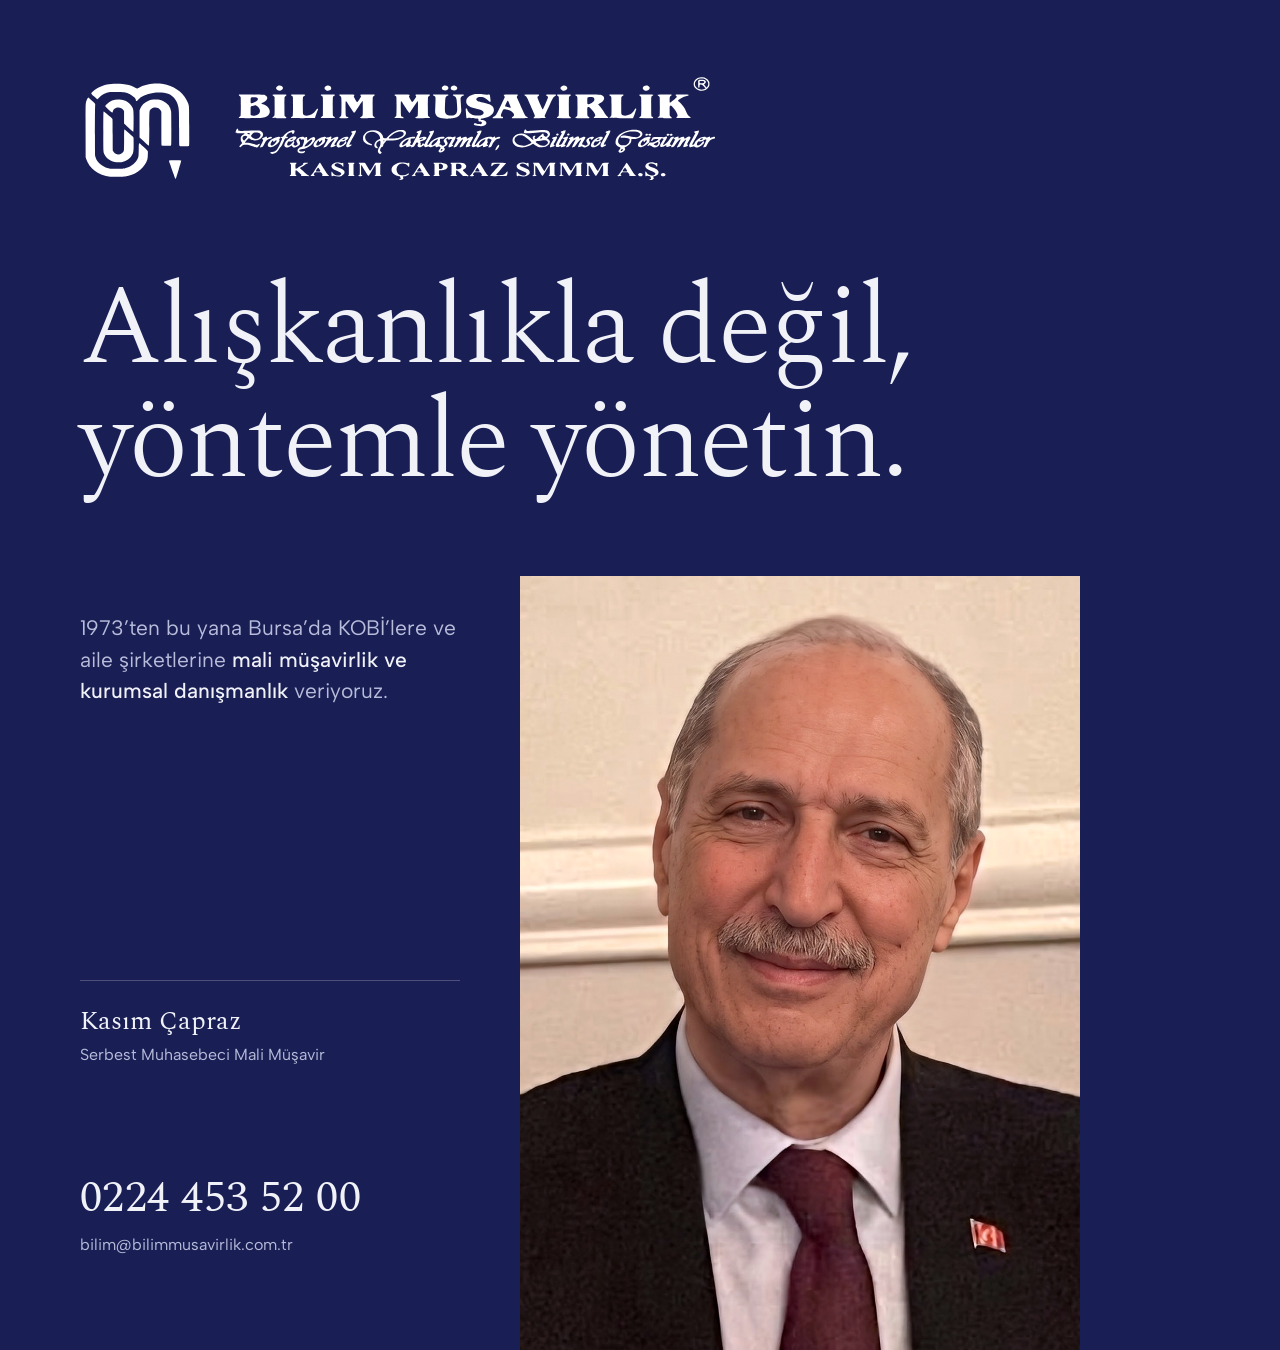
<file: brosur/set/post.html>
<!doctype html>
<html lang="tr">
<head>
<meta charset="utf-8">
<title>Bilim Müşavirlik Gönderi</title>
<link rel="stylesheet" href="set.css">
<style>
  /* Akışta tek bakışta okunan afiş: başlık, yüz, telefon */
  body { width: 1080px; height: 1350px; background: var(--navy); }

  .logo { left: 80px; top: 72px; width: 640px; }

  h1 { left: 80px; top: 272px; width: 920px; font-size: 112px; line-height: .98; color: var(--on); }

  .photo { left: 520px; top: 576px; width: 560px; height: 774px; object-position: 50% 12%; }

  .who { left: 80px; top: 612px; width: 380px; }
  .who p { font-size: 21px; line-height: 1.5; color: var(--on-soft); }
  .who p b { color: var(--on); font-weight: 500; }

  .sign { left: 80px; top: 980px; width: 380px; border-top: 1px solid var(--rule-on); padding-top: 20px; }
  .sign b { display: block; font-family: "Spectral", serif; font-weight: 400; font-size: 26px; color: var(--on); }
  .sign span { display: block; font-size: 16px; color: var(--on-soft); margin-top: 4px; }

  .tel { left: 80px; top: 1164px; font-family: "Spectral", serif; font-size: 44px; letter-spacing: .01em; color: var(--on); }
  .tel small { display: block; font-family: "Albert Sans", sans-serif; font-size: 16px; letter-spacing: 0; color: var(--on-soft); margin-top: 4px; }
</style>
</head>
<body>
  <img class="abs logo" src="../logo/bilim-logo-beyaz.svg" alt="Bilim Müşavirlik, Kasım Çapraz SMMM A.Ş.">

  <h1 class="abs display">Alışkanlıkla değil, yöntemle yönetin.</h1>

  <img class="abs photo" src="../post/foto-b.jpg" alt="Kasım Çapraz">

  <div class="abs who">
    <p>1973’ten bu yana Bursa’da KOBİ’lere ve aile şirketlerine <b>mali müşavirlik ve kurumsal danışmanlık</b> veriyoruz.</p>
  </div>

  <div class="abs sign">
    <b>Kasım Çapraz</b>
    <span>Serbest Muhasebeci Mali Müşavir</span>
  </div>

  <div class="abs tel">0224 453 52 00<small>bilim@bilimmusavirlik.com.tr</small></div>
</body>
</html>
</file>
<file: brosur/set/set.css>
/* Bilim Müşavirlik ortak kimlik: logo laciverti, beyaz, tek serif + tek sans */
@import url("https://fonts.googleapis.com/css2?family=Spectral:ital,wght@0,300;0,400;0,500;1,300&family=Albert+Sans:wght@400;500;600&display=swap");

:root {
  --navy: #191F55;       /* logodan alındı */
  --navy-deep: #10143B;
  --rule-on: rgba(255, 255, 255, .22);
  --on: #F1F2F8;
  --on-soft: #B7BCDA;
  --paper: #FFFFFF;
  --mist: #F2F3F7;
  --ink: #191F55;
  --ink-soft: #565B74;
  --rule: #D5D8E4;
}

* { box-sizing: border-box; margin: 0; padding: 0; }
body {
  position: relative; overflow: hidden;
  font-family: "Albert Sans", sans-serif; color: var(--on);
  -webkit-font-smoothing: antialiased;
  font-feature-settings: "kern", "liga";
}
.abs { position: absolute; }
.serif { font-family: "Spectral", serif; }

.display {
  font-family: "Spectral", serif; font-weight: 300;
  letter-spacing: -.022em; line-height: 1.02;
}
p { text-wrap: pretty; }

.photo { object-fit: cover; filter: saturate(.92) contrast(1.03); }
</file>
